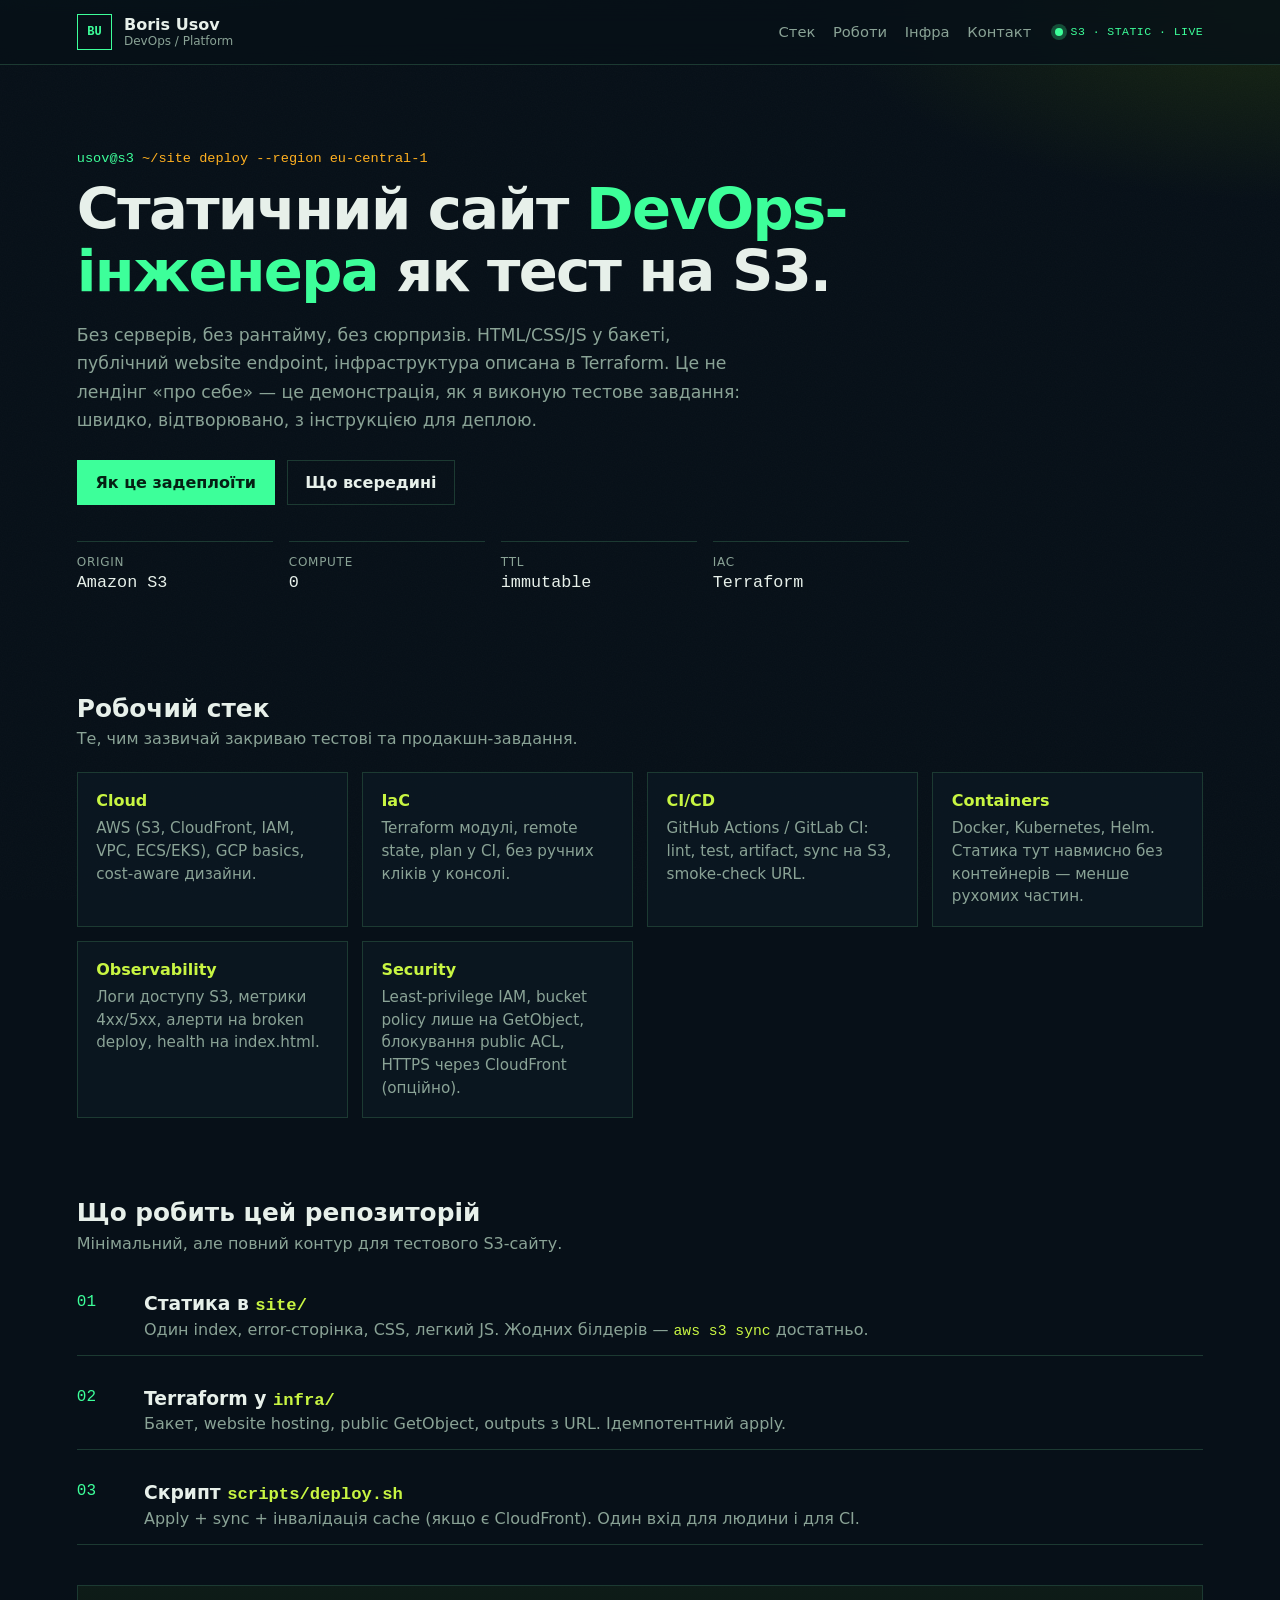
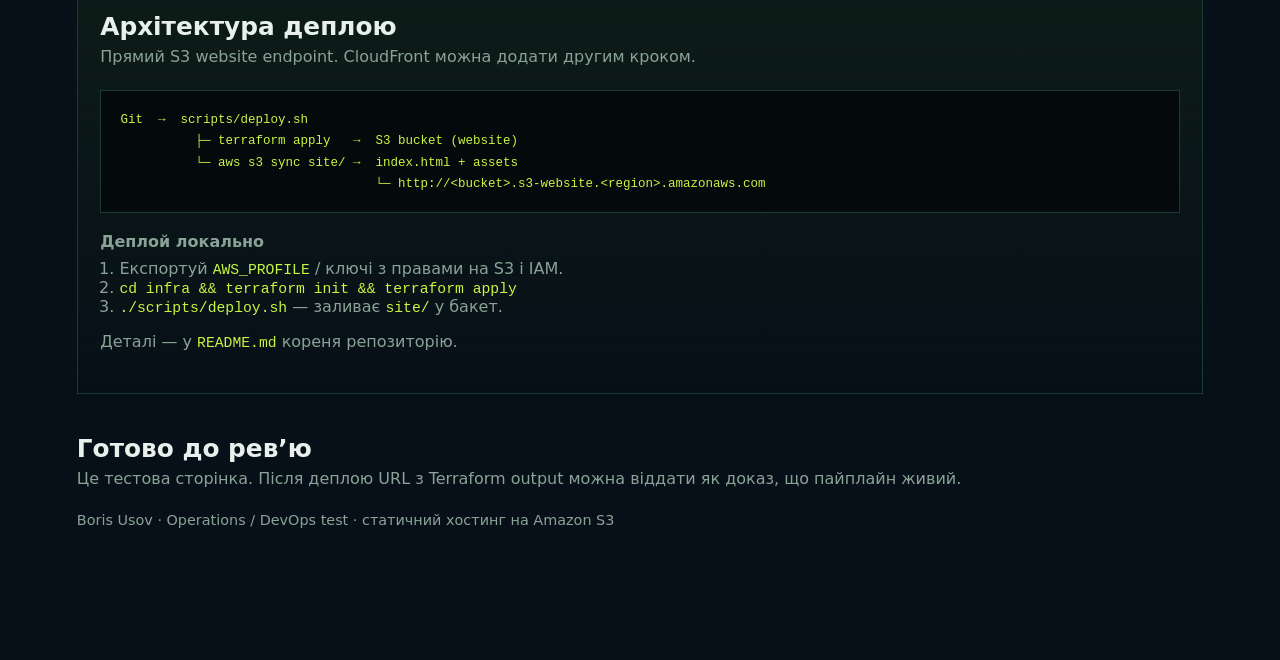
<file: index.html>
<!DOCTYPE html>
<html lang="uk">
  <head>
    <meta charset="UTF-8" />
    <meta name="viewport" content="width=device-width, initial-scale=1" />
    <meta
      name="description"
      content="Статичний сайт DevOps-інженера, задеплоєний на Amazon S3. Тестове завдання: IaC, CI/CD, immutable static hosting."
    />
    <title>Boris Usov · DevOps Engineer</title>
    <link rel="icon" href="./favicon.svg" type="image/svg+xml" />
    <link rel="stylesheet" href="./styles.css" />
  </head>
  <body>
    <div class="noise" aria-hidden="true"></div>
    <header class="top">
      <a class="brand" href="#top">
        <span class="brand-mark">BU</span>
        <span>
          <strong>Boris Usov</strong>
          <small>DevOps / Platform</small>
        </span>
      </a>
      <nav>
        <a href="#stack">Стек</a>
        <a href="#work">Роботи</a>
        <a href="#infra">Інфра</a>
        <a href="#contact">Контакт</a>
      </nav>
      <span class="live" title="Static origin: Amazon S3">
        <i></i> s3 · static · live
      </span>
    </header>

    <main id="top">
      <section class="hero">
        <p class="kicker">
          <span class="prompt">usov@s3</span>
          <span class="cmd">~/site deploy --region eu-central-1</span>
        </p>
        <h1>
          Статичний сайт
          <em>DevOps-інженера</em>
          як тест на S3.
        </h1>
        <p class="lead">
          Без серверів, без рантайму, без сюрпризів. HTML/CSS/JS у бакеті,
          публічний website endpoint, інфраструктура описана в Terraform.
          Це не лендінг «про себе» — це демонстрація, як я виконую тестове
          завдання: швидко, відтворювано, з інструкцією для деплою.
        </p>
        <div class="cta">
          <a class="btn primary" href="#infra">Як це задеплоїти</a>
          <a class="btn ghost" href="#work">Що всередині</a>
        </div>
        <dl class="stats">
          <div>
            <dt>Origin</dt>
            <dd>Amazon S3</dd>
          </div>
          <div>
            <dt>Compute</dt>
            <dd>0</dd>
          </div>
          <div>
            <dt>TTL</dt>
            <dd>immutable</dd>
          </div>
          <div>
            <dt>IaC</dt>
            <dd>Terraform</dd>
          </div>
        </dl>
      </section>

      <section id="stack">
        <div class="section-head">
          <h2>Робочий стек</h2>
          <p>Те, чим зазвичай закриваю тестові та продакшн-завдання.</p>
        </div>
        <ul class="grid cards">
          <li>
            <h3>Cloud</h3>
            <p>AWS (S3, CloudFront, IAM, VPC, ECS/EKS), GCP basics, cost-aware дизайни.</p>
          </li>
          <li>
            <h3>IaC</h3>
            <p>Terraform модулі, remote state, plan у CI, без ручних кліків у консолі.</p>
          </li>
          <li>
            <h3>CI/CD</h3>
            <p>GitHub Actions / GitLab CI: lint, test, artifact, sync на S3, smoke-check URL.</p>
          </li>
          <li>
            <h3>Containers</h3>
            <p>Docker, Kubernetes, Helm. Статика тут навмисно без контейнерів — менше рухомих частин.</p>
          </li>
          <li>
            <h3>Observability</h3>
            <p>Логи доступу S3, метрики 4xx/5xx, алерти на broken deploy, health на index.html.</p>
          </li>
          <li>
            <h3>Security</h3>
            <p>Least-privilege IAM, bucket policy лише на GetObject, блокування public ACL, HTTPS через CloudFront (опційно).</p>
          </li>
        </ul>
      </section>

      <section id="work">
        <div class="section-head">
          <h2>Що робить цей репозиторій</h2>
          <p>Мінімальний, але повний контур для тестового S3-сайту.</p>
        </div>
        <ol class="steps">
          <li>
            <span>01</span>
            <div>
              <h3>Статика в <code>site/</code></h3>
              <p>Один index, error-сторінка, CSS, легкий JS. Жодних білдерів — <code>aws s3 sync</code> достатньо.</p>
            </div>
          </li>
          <li>
            <span>02</span>
            <div>
              <h3>Terraform у <code>infra/</code></h3>
              <p>Бакет, website hosting, public GetObject, outputs з URL. Ідемпотентний apply.</p>
            </div>
          </li>
          <li>
            <span>03</span>
            <div>
              <h3>Скрипт <code>scripts/deploy.sh</code></h3>
              <p>Apply + sync + інвалідація cache (якщо є CloudFront). Один вхід для людини і для CI.</p>
            </div>
          </li>
        </ol>
      </section>

      <section id="infra" class="panel">
        <div class="section-head">
          <h2>Архітектура деплою</h2>
          <p>Прямий S3 website endpoint. CloudFront можна додати другим кроком.</p>
        </div>
        <pre class="arch" aria-label="Архітектура"><code>Git  →  scripts/deploy.sh
          ├─ terraform apply   →  S3 bucket (website)
          └─ aws s3 sync site/ →  index.html + assets
                                  └─ http://&lt;bucket&gt;.s3-website.&lt;region&gt;.amazonaws.com</code></pre>
        <div class="callout">
          <strong>Деплой локально</strong>
          <ol>
            <li>Експортуй <code>AWS_PROFILE</code> / ключі з правами на S3 і IAM.</li>
            <li><code>cd infra && terraform init && terraform apply</code></li>
            <li><code>./scripts/deploy.sh</code> — заливає <code>site/</code> у бакет.</li>
          </ol>
          <p>Деталі — у <code>README.md</code> кореня репозиторію.</p>
        </div>
      </section>

      <section id="contact">
        <div class="section-head">
          <h2>Готово до рев’ю</h2>
          <p>
            Це тестова сторінка. Після деплою URL з Terraform output можна
            віддати як доказ, що пайплайн живий.
          </p>
        </div>
        <p class="foot-note">
          Boris Usov · Operations / DevOps test · статичний хостинг на Amazon S3
        </p>
      </section>
    </main>
    <script src="./app.js"></script>
  </body>
</html>
</file>
<file: styles.css>
:root {
  --bg: #071018;
  --bg-2: #0c1822;
  --ink: #e7f0ea;
  --muted: #8aa396;
  --line: #1c3a32;
  --accent: #3dff9a;
  --accent-2: #c8f542;
  --warn: #ffb020;
  --font: "Segoe UI", "IBM Plex Sans", system-ui, sans-serif;
  --mono: "IBM Plex Mono", "ui-monospace", "SFMono-Regular", Menlo, monospace;
}

* {
  box-sizing: border-box;
}

html {
  scroll-behavior: smooth;
}

body {
  margin: 0;
  min-height: 100vh;
  font-family: var(--font);
  color: var(--ink);
  background:
    radial-gradient(1200px 500px at 10% -10%, #12352c 0%, transparent 55%),
    radial-gradient(900px 400px at 100% 0%, #1a2a12 0%, transparent 50%),
    var(--bg);
}

.noise {
  pointer-events: none;
  position: fixed;
  inset: 0;
  opacity: 0.05;
  background-image: url("data:image/svg+xml,%3Csvg xmlns='http://www.w3.org/2000/svg' width='120' height='120'%3E%3Cfilter id='n'%3E%3CfeTurbulence type='fractalNoise' baseFrequency='.8' numOctaves='4' stitchTiles='stitch'/%3E%3C/filter%3E%3Crect width='120' height='120' filter='url(%23n)' opacity='.5'/%3E%3C/svg%3E");
  z-index: 0;
}

a {
  color: var(--accent);
  text-decoration: none;
}

code {
  font-family: var(--mono);
  font-size: 0.92em;
  color: var(--accent-2);
}

.top {
  position: sticky;
  top: 0;
  z-index: 2;
  display: flex;
  align-items: center;
  gap: 1.5rem;
  padding: 0.9rem 6vw;
  background: color-mix(in srgb, var(--bg) 82%, transparent);
  backdrop-filter: blur(12px);
  border-bottom: 1px solid var(--line);
}

.brand {
  display: flex;
  align-items: center;
  gap: 0.75rem;
  color: inherit;
}

.brand-mark {
  display: grid;
  place-items: center;
  width: 2.2rem;
  height: 2.2rem;
  border: 1px solid var(--accent);
  color: var(--accent);
  font-family: var(--mono);
  font-size: 0.75rem;
  font-weight: 700;
}

.brand small {
  display: block;
  color: var(--muted);
  font-size: 0.75rem;
}

nav {
  display: flex;
  gap: 1.1rem;
  margin-left: auto;
}

nav a {
  color: var(--muted);
  font-size: 0.92rem;
}

nav a:hover {
  color: var(--ink);
}

.live {
  display: flex;
  align-items: center;
  gap: 0.45rem;
  font-family: var(--mono);
  font-size: 0.72rem;
  letter-spacing: 0.04em;
  color: var(--accent);
  text-transform: uppercase;
}

.live i {
  width: 0.5rem;
  height: 0.5rem;
  border-radius: 50%;
  background: var(--accent);
  box-shadow: 0 0 0 4px color-mix(in srgb, var(--accent) 25%, transparent);
}

main {
  position: relative;
  z-index: 1;
  padding: 0 6vw 5rem;
}

.hero {
  padding: 4.5rem 0 3rem;
  max-width: 52rem;
}

.kicker {
  font-family: var(--mono);
  font-size: 0.85rem;
  color: var(--muted);
}

.prompt {
  color: var(--accent);
}

.cmd {
  color: var(--warn);
}

h1 {
  margin: 0.4rem 0 1rem;
  font-size: clamp(2.2rem, 5vw, 3.6rem);
  line-height: 1.08;
  letter-spacing: -0.03em;
}

h1 em {
  font-style: normal;
  color: var(--accent);
}

.lead {
  max-width: 42rem;
  color: var(--muted);
  font-size: 1.08rem;
  line-height: 1.65;
}

.cta {
  display: flex;
  gap: 0.75rem;
  margin: 1.6rem 0 2.2rem;
  flex-wrap: wrap;
}

.btn {
  display: inline-flex;
  align-items: center;
  padding: 0.75rem 1.1rem;
  border: 1px solid var(--line);
  font-weight: 600;
}

.btn.primary {
  background: var(--accent);
  color: #052014;
  border-color: var(--accent);
}

.btn.ghost {
  color: var(--ink);
}

.stats {
  display: grid;
  grid-template-columns: repeat(4, minmax(0, 1fr));
  gap: 1rem;
  margin: 0;
}

.stats div {
  padding: 0.85rem 0;
  border-top: 1px solid var(--line);
}

.stats dt {
  font-size: 0.75rem;
  color: var(--muted);
  text-transform: uppercase;
  letter-spacing: 0.06em;
}

.stats dd {
  margin: 0.25rem 0 0;
  font-family: var(--mono);
  font-size: 1.05rem;
}

section {
  padding: 2.5rem 0;
}

.section-head h2 {
  margin: 0 0 0.4rem;
  font-size: 1.55rem;
}

.section-head p {
  margin: 0 0 1.5rem;
  color: var(--muted);
}

.grid.cards {
  list-style: none;
  margin: 0;
  padding: 0;
  display: grid;
  grid-template-columns: repeat(auto-fit, minmax(220px, 1fr));
  gap: 0.9rem;
}

.grid.cards li {
  padding: 1.1rem 1.15rem;
  background: color-mix(in srgb, var(--bg-2) 80%, transparent);
  border: 1px solid var(--line);
}

.grid.cards h3 {
  margin: 0 0 0.45rem;
  font-size: 1rem;
  color: var(--accent-2);
}

.grid.cards p {
  margin: 0;
  color: var(--muted);
  font-size: 0.95rem;
  line-height: 1.5;
}

.steps {
  list-style: none;
  margin: 0;
  padding: 0;
  display: grid;
  gap: 1rem;
}

.steps li {
  display: grid;
  grid-template-columns: 3.2rem 1fr;
  gap: 1rem;
  padding: 1rem 0;
  border-bottom: 1px solid var(--line);
}

.steps span {
  font-family: var(--mono);
  color: var(--accent);
}

.steps h3 {
  margin: 0 0 0.3rem;
}

.steps p {
  margin: 0;
  color: var(--muted);
}

.panel {
  padding: 1.6rem 1.4rem;
  border: 1px solid var(--line);
  background: linear-gradient(180deg, #0e1c18, transparent);
}

.arch {
  overflow-x: auto;
  padding: 1.1rem 1.2rem;
  background: #04090c;
  border: 1px solid var(--line);
  color: var(--accent);
  font-family: var(--mono);
  font-size: 0.85rem;
  line-height: 1.55;
}

.callout {
  margin-top: 1.2rem;
  color: var(--muted);
}

.callout ol {
  margin: 0.5rem 0 0.8rem;
  padding-left: 1.2rem;
}

.foot-note {
  color: var(--muted);
  font-size: 0.9rem;
}

@media (max-width: 780px) {
  .top {
    flex-wrap: wrap;
  }

  nav {
    width: 100%;
    margin: 0;
    order: 3;
  }

  .stats {
    grid-template-columns: 1fr 1fr;
  }
}
</file>
